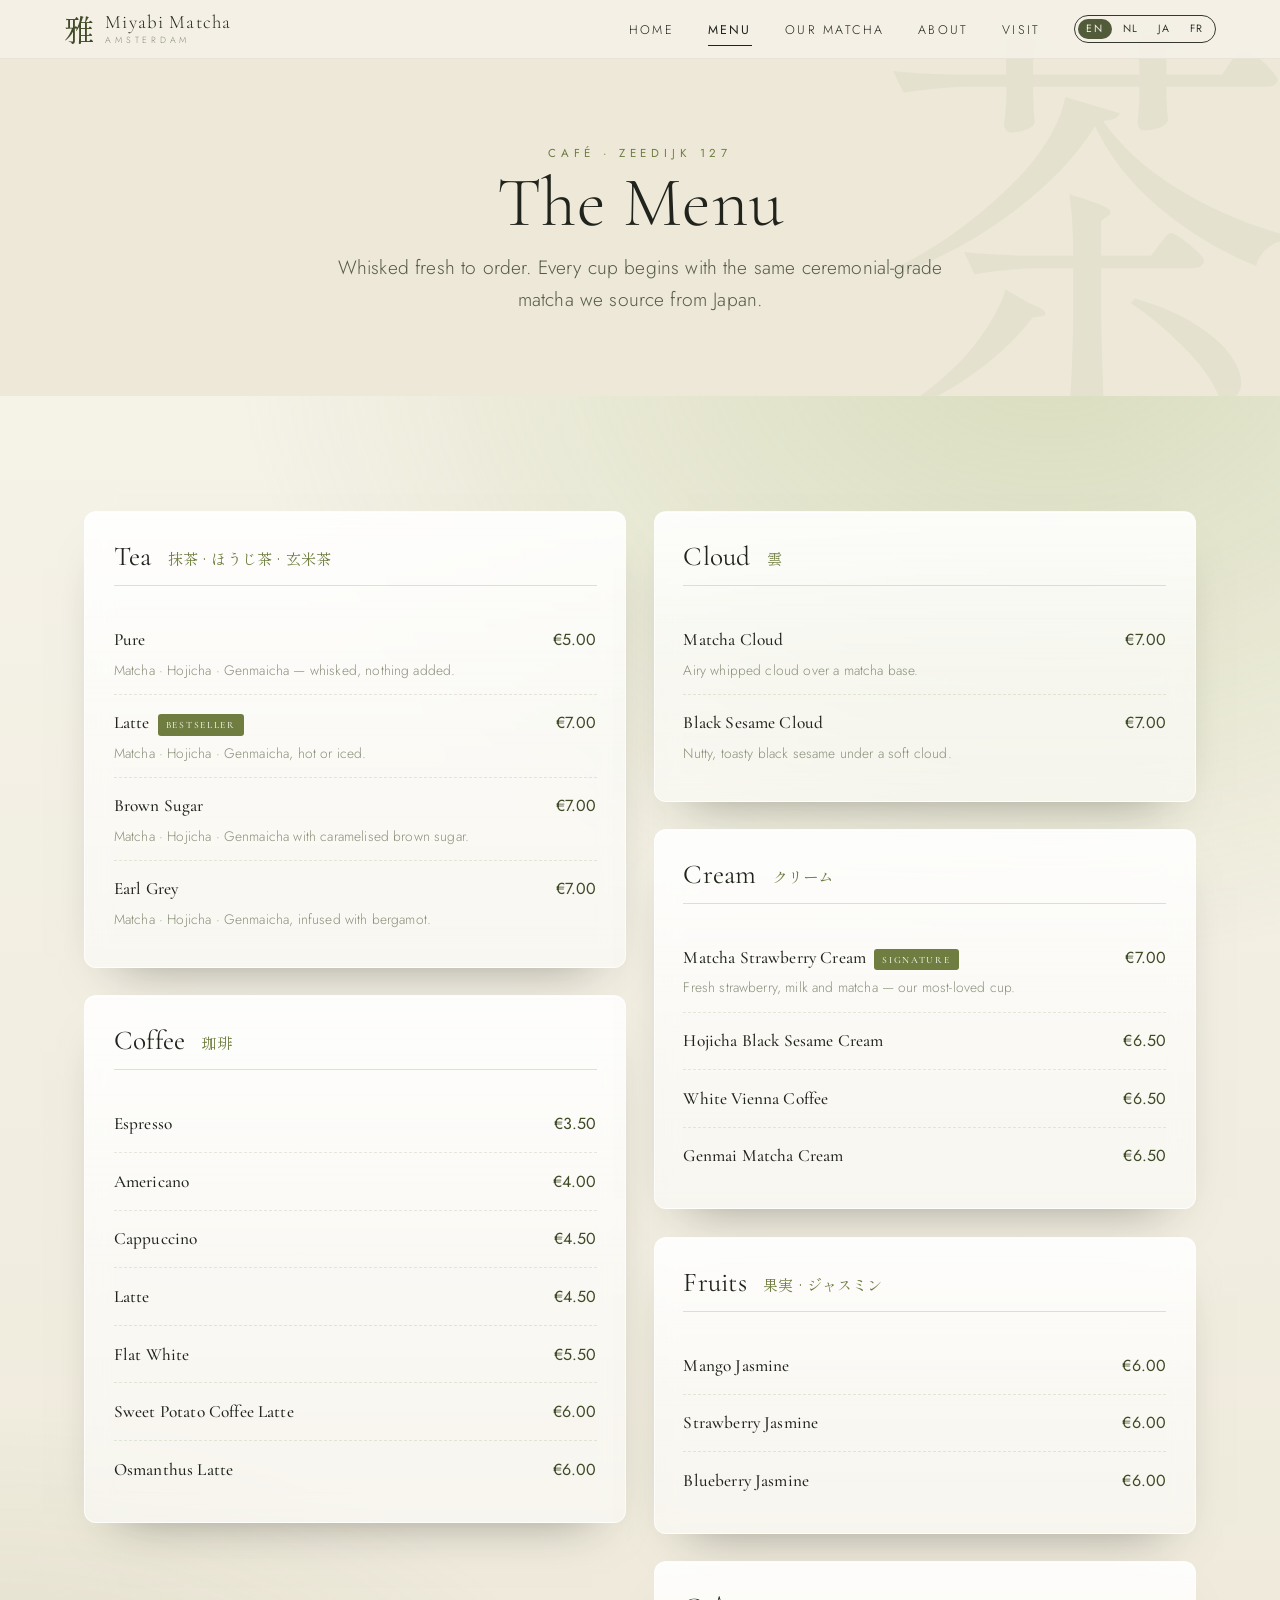
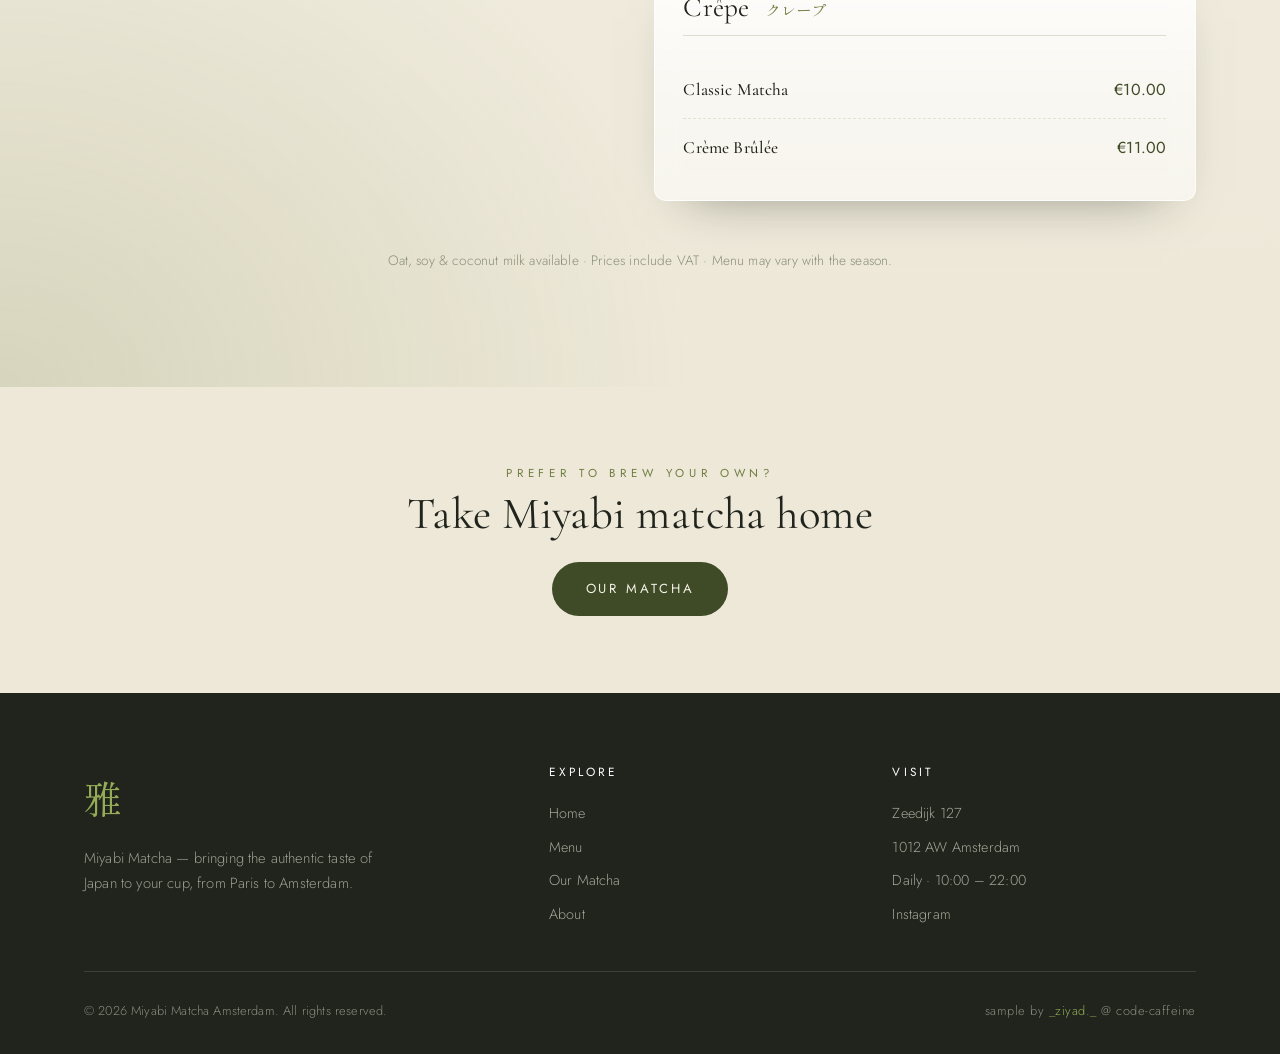
<file: menu.html>
<!DOCTYPE html>
<html lang="en">
<head>
  <meta charset="UTF-8" />
  <meta name="viewport" content="width=device-width, initial-scale=1.0" />
  <title>Menu — Miyabi Matcha Amsterdam</title>
  <meta name="description" content="The Miyabi Matcha menu — matcha, hojicha & genmaicha, coffee, cloud & cream drinks, fruit teas and crêpes. Zeedijk 127, Amsterdam." />
  <link rel="preconnect" href="https://fonts.googleapis.com" />
  <link rel="preconnect" href="https://fonts.gstatic.com" crossorigin />
  <link rel="stylesheet" href="styles.css" />
</head>
<body>

  <!-- ===================== NAV ===================== -->
  <nav class="nav nav--solid">
    <a href="index.html" class="brand">
      <span class="brand__mark">雅</span>
      <span class="brand__txt">
        <span class="brand__name">Miyabi Matcha</span>
        <span class="brand__sub">Amsterdam</span>
      </span>
    </a>
    <ul class="nav__links" id="nav-links">
      <li><a href="index.html" data-i18n="nav.home">Home</a></li>
      <li><a href="menu.html" class="active" data-i18n="nav.menu">Menu</a></li>
      <li><a href="matcha.html" data-i18n="nav.matcha">Our Matcha</a></li>
      <li><a href="about.html" data-i18n="nav.about">About</a></li>
      <li><a href="index.html#visit" data-i18n="nav.visit">Visit</a></li>
      <li class="nav__lang-li">
        <div class="lang" role="group" data-i18n-aria="nav.language" aria-label="Language">
          <button type="button" class="lang__btn" data-lang-option="en" aria-pressed="true">EN</button>
          <button type="button" class="lang__btn" data-lang-option="nl" aria-pressed="false">NL</button>
          <button type="button" class="lang__btn" data-lang-option="ja" aria-pressed="false">JA</button>
          <button type="button" class="lang__btn" data-lang-option="fr" aria-pressed="false">FR</button>
        </div>
      </li>
    </ul>
    <button class="nav__toggle" data-i18n-aria="nav.openMenu" aria-label="Open menu"
            aria-controls="nav-links" aria-expanded="false">
      <span></span><span></span><span></span>
    </button>
  </nav>

  <!-- ===================== PAGE HEAD ===================== -->
  <header class="pagehead">
    <span class="kanji-bg">茶</span>
    <p class="eyebrow" data-i18n="menu.eyebrow">Café · Zeedijk 127</p>
    <h1 data-i18n="menu.h1">The Menu</h1>
    <p class="lead center" data-i18n="menu.lead" style="margin:.6rem auto 0;">Whisked fresh to order. Every cup begins with the same ceremonial-grade matcha we source from Japan.</p>
  </header>

  <!-- ===================== MENU ===================== -->
  <section class="section menu-section">
    <div class="wrap">
      <div class="menu-grid">

        <!-- Column 1 -->
        <div>
          <div class="menu-cat reveal">
            <div class="menu-cat__head">
              <h3 data-i18n="menu.tea">Tea</h3><span class="jp">抹茶 · ほうじ茶 · 玄米茶</span>
            </div>
            <div class="menu-item">
              <span class="menu-item__name" data-i18n="menu.pure">Pure</span>
              <span class="menu-item__price">€5.00</span>
              <span class="menu-item__desc" data-i18n="menu.pureDesc">Matcha · Hojicha · Genmaicha — whisked, nothing added.</span>
            </div>
            <div class="menu-item">
              <span class="menu-item__name">Latte<span class="tag" data-i18n="tag.bestseller">Bestseller</span></span>
              <span class="menu-item__price">€7.00</span>
              <span class="menu-item__desc" data-i18n="menu.latteDesc">Matcha · Hojicha · Genmaicha, hot or iced.</span>
            </div>
            <div class="menu-item">
              <span class="menu-item__name">Brown Sugar</span>
              <span class="menu-item__price">€7.00</span>
              <span class="menu-item__desc" data-i18n="menu.brownDesc">Matcha · Hojicha · Genmaicha with caramelised brown sugar.</span>
            </div>
            <div class="menu-item">
              <span class="menu-item__name">Earl Grey</span>
              <span class="menu-item__price">€7.00</span>
              <span class="menu-item__desc" data-i18n="menu.earlDesc">Matcha · Hojicha · Genmaicha, infused with bergamot.</span>
            </div>
          </div>

          <div class="menu-cat reveal" data-delay="1">
            <div class="menu-cat__head">
              <h3 data-i18n="menu.coffee">Coffee</h3><span class="jp">珈琲</span>
            </div>
            <div class="menu-item">
              <span class="menu-item__name">Espresso</span><span class="menu-item__price">€3.50</span>
            </div>
            <div class="menu-item">
              <span class="menu-item__name">Americano</span><span class="menu-item__price">€4.00</span>
            </div>
            <div class="menu-item">
              <span class="menu-item__name">Cappuccino</span><span class="menu-item__price">€4.50</span>
            </div>
            <div class="menu-item">
              <span class="menu-item__name">Latte</span><span class="menu-item__price">€4.50</span>
            </div>
            <div class="menu-item">
              <span class="menu-item__name">Flat White</span><span class="menu-item__price">€5.50</span>
            </div>
            <div class="menu-item">
              <span class="menu-item__name">Sweet Potato Coffee Latte</span><span class="menu-item__price">€6.00</span>
            </div>
            <div class="menu-item">
              <span class="menu-item__name">Osmanthus Latte</span><span class="menu-item__price">€6.00</span>
            </div>
          </div>
        </div>

        <!-- Column 2 -->
        <div>
          <div class="menu-cat reveal" data-delay="1">
            <div class="menu-cat__head">
              <h3 data-i18n="menu.cloud">Cloud</h3><span class="jp">雲</span>
            </div>
            <div class="menu-item">
              <span class="menu-item__name">Matcha Cloud</span><span class="menu-item__price">€7.00</span>
              <span class="menu-item__desc" data-i18n="menu.cloudMatchaDesc">Airy whipped cloud over a matcha base.</span>
            </div>
            <div class="menu-item">
              <span class="menu-item__name">Black Sesame Cloud</span><span class="menu-item__price">€7.00</span>
              <span class="menu-item__desc" data-i18n="menu.cloudSesameDesc">Nutty, toasty black sesame under a soft cloud.</span>
            </div>
          </div>

          <div class="menu-cat reveal" data-delay="2">
            <div class="menu-cat__head">
              <h3 data-i18n="menu.cream">Cream</h3><span class="jp">クリーム</span>
            </div>
            <div class="menu-item">
              <span class="menu-item__name">Matcha Strawberry Cream<span class="tag" data-i18n="tag.signature">Signature</span></span>
              <span class="menu-item__price">€7.00</span>
              <span class="menu-item__desc" data-i18n="menu.creamStrawDesc">Fresh strawberry, milk and matcha — our most-loved cup.</span>
            </div>
            <div class="menu-item">
              <span class="menu-item__name">Hojicha Black Sesame Cream</span><span class="menu-item__price">€6.50</span>
            </div>
            <div class="menu-item">
              <span class="menu-item__name">White Vienna Coffee</span><span class="menu-item__price">€6.50</span>
            </div>
            <div class="menu-item">
              <span class="menu-item__name">Genmai Matcha Cream</span><span class="menu-item__price">€6.50</span>
            </div>
          </div>

          <div class="menu-cat reveal" data-delay="2">
            <div class="menu-cat__head">
              <h3 data-i18n="menu.fruits">Fruits</h3><span class="jp">果実 · ジャスミン</span>
            </div>
            <div class="menu-item">
              <span class="menu-item__name">Mango Jasmine</span><span class="menu-item__price">€6.00</span>
            </div>
            <div class="menu-item">
              <span class="menu-item__name">Strawberry Jasmine</span><span class="menu-item__price">€6.00</span>
            </div>
            <div class="menu-item">
              <span class="menu-item__name">Blueberry Jasmine</span><span class="menu-item__price">€6.00</span>
            </div>
          </div>

          <div class="menu-cat reveal" data-delay="3">
            <div class="menu-cat__head">
              <h3 data-i18n="menu.crepe">Crêpe</h3><span class="jp">クレープ</span>
            </div>
            <div class="menu-item">
              <span class="menu-item__name">Classic Matcha</span><span class="menu-item__price">€10.00</span>
            </div>
            <div class="menu-item">
              <span class="menu-item__name">Crème Brûlée</span><span class="menu-item__price">€11.00</span>
            </div>
          </div>
        </div>

      </div>
      <p class="menu-note" data-i18n="menu.note">Oat, soy & coconut milk available · Prices include VAT · Menu may vary with the season.</p>
    </div>
  </section>

  <!-- ===================== CTA ===================== -->
  <section class="section--tight bg-cream2">
    <div class="wrap center">
      <p class="eyebrow reveal" data-i18n="menu.cta.eyebrow">Prefer to brew your own?</p>
      <h2 class="reveal" data-delay="1" data-i18n="menu.cta.h2" style="font-size:clamp(1.8rem,4vw,2.8rem);margin:.4rem 0 1.4rem;">Take Miyabi matcha home</h2>
      <a href="matcha.html" class="btn reveal" data-delay="2" data-i18n="menu.cta.btn">Our matcha</a>
    </div>
  </section>

  <!-- ===================== FOOTER ===================== -->
  <footer class="footer">
    <div class="wrap">
      <div class="footer__top">
        <div class="footer__brand">
          <span class="brand__mark kanji">雅</span>
          <p data-i18n="footer.brandText">Miyabi Matcha — bringing the authentic taste of Japan to your cup, from Paris to Amsterdam.</p>
        </div>
        <div class="footer__col">
          <h4 data-i18n="footer.explore">Explore</h4>
          <a href="index.html" data-i18n="nav.home">Home</a>
          <a href="menu.html" data-i18n="nav.menu">Menu</a>
          <a href="matcha.html" data-i18n="nav.matcha">Our Matcha</a>
          <a href="about.html" data-i18n="nav.about">About</a>
        </div>
        <div class="footer__col">
          <h4 data-i18n="footer.visit">Visit</h4>
          <p>Zeedijk 127</p>
          <p>1012 AW Amsterdam</p>
          <p data-i18n="footer.hours">Daily · 10:00 – 22:00</p>
          <a href="https://www.instagram.com/miyabimatcha.amsterdam/" target="_blank" rel="noopener">Instagram</a>
        </div>
      </div>
      <div class="footer__bottom">
        <span data-i18n-html="footer.rights">© <span id="year">2026</span> Miyabi Matcha Amsterdam. All rights reserved.</span>
        <span class="footer__credit">sample by <a href="https://www.instagram.com/_ziyad._/" target="_blank" rel="noopener">_ziyad._</a> @ code-caffeine</span>
      </div>
    </div>
  </footer>

  <script src="i18n.js"></script>
  <script src="script.js"></script>
</body>
</html>
</file>
<file: styles.css>
/* =========================================================
   MIYABI MATCHA — AMSTERDAM
   sample by _ziyad._ @ code-caffeine
   Japanese-minimalist design system
   ========================================================= */

/* ---------- Fonts ---------- */
@import url('https://fonts.googleapis.com/css2?family=Cormorant+Garamond:ital,wght@0,300;0,400;0,500;1,300;1,400&family=Jost:wght@300;400;500&family=Shippori+Mincho:wght@400;500;600&display=swap');

/* ---------- Tokens ---------- */
:root{
  --cream:      #f5f2e8;
  --cream-2:    #ede8d8;
  --paper:      #fbfaf4;
  --ink:        #21241c;
  --ink-soft:   #555a48;
  --ink-faint:  #8a8f7a;
  --matcha:     #6f7d40;
  --matcha-deep:#3f4a26;
  --matcha-bright:#94ab57;
  --line:       #ddd7c5;
  --line-soft:  #e8e3d6;

  --maxw: 1240px;
  --pad:  clamp(1.25rem, 5vw, 5rem);

  --serif: 'Cormorant Garamond', Georgia, serif;
  --mincho:'Shippori Mincho', 'Cormorant Garamond', serif;
  --sans:  'Jost', system-ui, -apple-system, sans-serif;

  --ease: cubic-bezier(.22,.61,.36,1);
  --shadow: 0 18px 50px -28px rgba(33,36,28,.45);
}

/* ---------- Reset ---------- */
*,*::before,*::after{ box-sizing:border-box; margin:0; padding:0; }
html{ scroll-behavior:smooth; -webkit-text-size-adjust:100%; }
body{
  font-family:var(--sans);
  font-weight:300;
  color:var(--ink);
  background:var(--cream);
  line-height:1.7;
  letter-spacing:.01em;
  overflow-x:hidden;
}
img{ display:block; max-width:100%; height:auto; }
a{ color:inherit; text-decoration:none; }
ul{ list-style:none; }
button{ font-family:inherit; cursor:pointer; border:none; background:none; }

/* ---------- Type ---------- */
h1,h2,h3,h4{ font-family:var(--serif); font-weight:400; line-height:1.1; letter-spacing:.01em; }
.kanji{ font-family:var(--mincho); }
.eyebrow{
  font-family:var(--sans);
  font-weight:400;
  text-transform:uppercase;
  letter-spacing:.42em;
  font-size:.72rem;
  color:var(--matcha);
}
.lead{ font-size:clamp(1.05rem,1.6vw,1.2rem); color:var(--ink-soft); max-width:60ch; }

/* ---------- Layout helpers ---------- */
.wrap{ width:100%; max-width:var(--maxw); margin-inline:auto; padding-inline:var(--pad); }
.section{ padding-block:clamp(4.5rem,9vw,8.5rem); }
.section--tight{ padding-block:clamp(3rem,6vw,5rem); }
.bg-paper{ background:var(--paper); }
.bg-cream2{ background:var(--cream-2); }
.bg-ink{ background:var(--matcha-deep); color:#f3f1e6; }
.center{ text-align:center; }
.divider{ width:54px; height:1px; background:var(--matcha); margin:1.4rem 0; }
.center .divider{ margin-inline:auto; }

/* ---------- Buttons ---------- */
.btn{
  display:inline-flex; align-items:center; gap:.6rem;
  font-family:var(--sans); font-weight:400; font-size:.82rem;
  letter-spacing:.22em; text-transform:uppercase;
  padding:1rem 2.1rem; border-radius:999px;
  background:var(--matcha-deep); color:#f3f1e6;
  transition:background .4s var(--ease), transform .4s var(--ease), color .4s var(--ease);
}
.btn:hover{ background:var(--matcha); transform:translateY(-2px); }
.btn--ghost{
  background:transparent; color:var(--ink);
  border:1px solid var(--line);
}
.btn--ghost:hover{ background:var(--ink); color:var(--cream); border-color:var(--ink); }
.btn--light{ background:#f3f1e6; color:var(--matcha-deep); }
.btn--light:hover{ background:#fff; }

/* =========================================================
   NAV
   ========================================================= */
.nav{
  position:fixed; inset:0 0 auto 0; z-index:100;
  display:flex; align-items:center; justify-content:space-between;
  padding:1.1rem var(--pad);
  transition:background .45s var(--ease), padding .45s var(--ease), box-shadow .45s var(--ease);
}
.nav--solid{
  background:rgba(245,242,232,.86);
  backdrop-filter:blur(12px);
  box-shadow:0 1px 0 var(--line-soft);
  padding-block:.8rem;
}
.brand{ display:flex; align-items:center; gap:.7rem; line-height:1; }
.brand__mark{
  font-family:var(--mincho); font-size:1.9rem; color:var(--matcha-deep);
  transition:color .4s var(--ease);
}
.brand__txt{ display:flex; flex-direction:column; gap:.28rem; }
.brand__name{ font-family:var(--serif); font-size:1.18rem; letter-spacing:.06em; line-height:1; }
.brand__sub{
  font-family:var(--sans); font-size:.56rem; letter-spacing:.42em;
  text-transform:uppercase; color:var(--ink-faint); line-height:1;
}
.nav--hero .brand__mark{ color:#f3f1e6; }
.nav--hero .brand__name,
.nav--hero .nav__links a{ color:#f3f1e6; }
.nav--hero .brand__sub{ color:rgba(243,241,230,.7); }
.nav--solid .brand__mark{ color:var(--matcha-deep); }
.nav--solid .brand__name,
.nav--solid .nav__links a{ color:var(--ink); }
.nav--solid .brand__sub{ color:var(--ink-faint); }

.nav__links{ display:flex; align-items:center; gap:2.1rem; }
.nav__links a{
  font-family:var(--sans); font-size:.78rem; letter-spacing:.18em;
  text-transform:uppercase; position:relative; padding-block:.4rem;
  transition:opacity .3s var(--ease);
}
.nav__links a::after{
  content:""; position:absolute; left:0; bottom:0; width:0; height:1px;
  background:currentColor; transition:width .4s var(--ease);
}
.nav__links a:hover::after,
.nav__links a.active::after{ width:100%; }
.nav__links a.active{ font-weight:400; }

.nav__toggle{ display:none; width:30px; height:18px; position:relative; z-index:110; }
.nav__toggle span{
  position:absolute; left:0; height:1.5px; width:100%; background:currentColor;
  transition:transform .4s var(--ease), opacity .3s var(--ease);
}
.nav__toggle span:nth-child(1){ top:0; }
.nav__toggle span:nth-child(2){ top:8px; }
.nav__toggle span:nth-child(3){ top:16px; }
.nav--hero .nav__toggle{ color:#f3f1e6; }
.nav--solid .nav__toggle{ color:var(--ink); }
.nav__toggle:focus-visible{ outline:2px solid var(--matcha-bright); outline-offset:6px; border-radius:2px; }

/* ---------- Language switcher ---------- */
.nav__lang-li{ display:flex; }
.lang{
  display:inline-flex; align-items:center; gap:.15rem;
  border:1px solid currentColor; border-radius:999px; padding:.18rem;
  opacity:.9;
}
.lang__btn{
  font-family:var(--sans); font-size:.66rem; font-weight:400;
  letter-spacing:.12em; text-transform:uppercase; color:inherit;
  padding:.32rem .54rem; border-radius:999px; line-height:1;
  transition:background .3s var(--ease), color .3s var(--ease);
}
.nav--hero .lang__btn.is-active{ color:var(--matcha-deep); background:#f3f1e6; }
.nav--solid .lang__btn.is-active{ color:#f3f1e6; background:var(--matcha-deep); }
.lang__btn:hover{ opacity:1; }
.lang__btn:focus-visible{ outline:2px solid var(--matcha-bright); outline-offset:2px; }

/* =========================================================
   HERO
   ========================================================= */
.hero{
  position:relative; min-height:100svh;
  display:flex; align-items:safe center;
  /* reserve room for the fixed nav up top so hero content can never rise
     into it; `safe center` keeps a tall content block pinned below the
     padding instead of bleeding upward past it on short/narrow screens */
  padding-top:clamp(6rem, 14vh, 8rem); padding-bottom:clamp(3rem, 8vh, 5rem);
  color:#f6f4ea; overflow:hidden;
}
.hero__media{ position:absolute; inset:0; z-index:0; }
.hero__media img{
  width:100%; height:100%; object-fit:cover; object-position:center;
}
/* fallback gradient if image absent */
.hero__media{
  background:
    radial-gradient(120% 90% at 70% 20%, #9aad5a 0%, #6f7d40 38%, #3f4a26 78%, #2c331c 100%);
}
@keyframes kenburns{
  from{ transform:scale(1.04) translate(0,0); }
  to{   transform:scale(1.16) translate(-1.5%,-2%); }
}
.hero__scrim{
  position:absolute; inset:0; z-index:1;
  background:linear-gradient(180deg, rgba(20,24,15,.55) 0%, rgba(20,24,15,.18) 38%, rgba(20,24,15,.62) 100%);
}
.hero__inner{ position:relative; z-index:2; width:100%; }
.hero__mark{
  font-family:var(--mincho); font-size:clamp(3rem,9vw,6.5rem);
  line-height:1; opacity:.95; margin-bottom:.4rem;
}
.hero h1{
  font-size:clamp(2.6rem,7vw,5.4rem); font-weight:300;
  max-width:16ch; margin-bottom:1.4rem; text-shadow:0 2px 30px rgba(0,0,0,.25);
}
.hero h1 em{ font-style:italic; }
.hero__sub{
  font-size:clamp(1rem,1.7vw,1.25rem); font-weight:300;
  max-width:46ch; color:rgba(246,244,234,.92); margin-bottom:2.3rem;
}
.hero__cta{ display:flex; flex-wrap:wrap; gap:1rem; }
.hero__scroll{
  position:absolute; left:50%; bottom:2rem; transform:translateX(-50%);
  z-index:2; font-size:.66rem; letter-spacing:.4em; text-transform:uppercase;
  display:flex; flex-direction:column; align-items:center; gap:.7rem;
  color:rgba(246,244,234,.8);
}
.hero__scroll span{ width:1px; height:42px; background:linear-gradient(rgba(246,244,234,.8),transparent); animation:pulse 2.4s var(--ease) infinite; }
@keyframes pulse{ 0%,100%{ transform:scaleY(.5); opacity:.4; } 50%{ transform:scaleY(1); opacity:1; } }

/* =========================================================
   PAGE HEADER (interior pages)
   ========================================================= */
.pagehead{
  position:relative; padding-top:clamp(8rem,16vh,11rem); padding-bottom:clamp(3rem,7vw,5rem);
  text-align:center; background:var(--cream-2); overflow:hidden;
}
.pagehead .kanji-bg{
  position:absolute; right:-2%; top:50%; transform:translateY(-50%);
  font-family:var(--mincho); font-size:clamp(14rem,34vw,30rem);
  color:rgba(111,125,64,.06); line-height:1; pointer-events:none; user-select:none;
}
.pagehead h1{ font-size:clamp(2.6rem,6vw,4.4rem); font-weight:300; position:relative; }
.pagehead p{ position:relative; }

/* =========================================================
   SPLIT / FEATURE BLOCKS
   ========================================================= */
.split{
  display:grid; grid-template-columns:1fr 1fr; gap:clamp(2rem,5vw,5rem);
  align-items:center;
}
.split--reverse .split__media{ order:2; }
.split__media{
  position:relative; aspect-ratio:4/5; border-radius:4px; overflow:hidden;
  background:linear-gradient(135deg,#cdd6ad,#8fa756); box-shadow:var(--shadow);
}
.split__media img{ width:100%; height:100%; object-fit:cover; transition:transform 1.4s var(--ease); }
.split__media:hover img{ transform:scale(1.05); }
.split__media--wide{ aspect-ratio:1/1; }
.split__body h2{ font-size:clamp(2rem,3.6vw,3.1rem); margin-bottom:.3rem; }
.split__num{
  font-family:var(--sans); font-weight:400; font-size:.72rem; letter-spacing:.28em;
  text-transform:uppercase; color:var(--matcha); margin-bottom:.7rem;
}
.split__body p + p{ margin-top:1rem; }
.split__body .btn{ margin-top:2rem; }

/* =========================================================
   QUOTE / PHILOSOPHY band
   ========================================================= */
.quote{ text-align:center; }
.quote p{
  font-family:var(--serif); font-style:italic; font-weight:300;
  font-size:clamp(1.5rem,3.4vw,2.5rem); line-height:1.45; max-width:24ch; margin-inline:auto;
}
.bg-ink .eyebrow{ color:var(--matcha-bright); }
.bg-ink .divider{ background:var(--matcha-bright); }

/* =========================================================
   MENU
   ========================================================= */
.menu-grid{ display:grid; grid-template-columns:1fr 1fr; gap:clamp(2.5rem,6vw,6rem); }
.menu-cat{ margin-bottom:3rem; }
.menu-cat:last-child{ margin-bottom:0; }
.menu-cat__head{
  display:flex; align-items:baseline; gap:1rem; margin-bottom:1.6rem;
  padding-bottom:.8rem; border-bottom:1px solid var(--line);
}
.menu-cat__head h3{ font-size:1.7rem; }
.menu-cat__head .jp{ font-family:var(--mincho); color:var(--matcha); font-size:.95rem; }
.menu-item{
  display:grid; grid-template-columns:1fr auto; gap:.3rem 1rem;
  align-items:baseline; padding:.85rem 0; border-bottom:1px dashed var(--line-soft);
}
.menu-item:last-child{ border-bottom:none; }
.menu-item__name{ font-size:1.08rem; font-family:var(--serif); font-weight:500; }
.menu-item__price{ font-family:var(--sans); font-weight:400; color:var(--matcha-deep); white-space:nowrap; }
.menu-item__desc{ grid-column:1/2; font-size:.86rem; color:var(--ink-faint); line-height:1.5; }
.menu-item .tag{
  display:inline-block; font-size:.6rem; letter-spacing:.18em; text-transform:uppercase;
  background:var(--matcha); color:#f3f1e6; padding:.15rem .5rem; border-radius:3px; margin-left:.5rem;
  vertical-align:middle;
}
.menu-note{ text-align:center; color:var(--ink-faint); font-size:.85rem; margin-top:3rem; }

/* =========================================================
   PRODUCT CARDS (DIY matcha)
   ========================================================= */
.cards{ display:grid; grid-template-columns:repeat(3,1fr); gap:clamp(1.5rem,3vw,2.5rem); }
.card{
  background:var(--paper); border:1px solid var(--line-soft); border-radius:6px; overflow:hidden;
  display:flex; flex-direction:column; transition:transform .5s var(--ease), box-shadow .5s var(--ease);
}
.card:hover{ transform:translateY(-6px); box-shadow:var(--shadow); }
.card__media{ aspect-ratio:1/1; background:linear-gradient(135deg,#cdd6ad,#7e944b); overflow:hidden; }
.card__media img{ width:100%; height:100%; object-fit:cover; }
.card__body{ padding:1.6rem 1.5rem 1.8rem; display:flex; flex-direction:column; flex:1; }
.card__kicker{ font-size:.62rem; letter-spacing:.24em; text-transform:uppercase; color:var(--matcha); margin-bottom:.5rem; }
.card__title{ font-size:1.5rem; margin-bottom:.4rem; }
.card__desc{ font-size:.9rem; color:var(--ink-soft); flex:1; }
.card__foot{ display:flex; align-items:center; justify-content:space-between; margin-top:1.4rem; }
.card__price{ font-family:var(--serif); font-size:1.4rem; }
.card__price small{ font-size:.7rem; color:var(--ink-faint); }

/* =========================================================
   GALLERY strip
   ========================================================= */
.gallery{ display:grid; grid-template-columns:repeat(4,1fr); gap:.6rem; }
.gallery figure{ aspect-ratio:1/1; overflow:hidden; background:linear-gradient(135deg,#cdd6ad,#7e944b); }
.gallery img{ width:100%; height:100%; object-fit:cover; transition:transform 1s var(--ease); }
.gallery figure:hover img{ transform:scale(1.08); }

/* =========================================================
   FEATURED CAROUSEL (rotating menu picks)
   ========================================================= */
.feature-frame{
  position:relative; aspect-ratio:4/5; border-radius:4px; overflow:hidden;
  box-shadow:var(--shadow); background:linear-gradient(135deg,#cdd6ad,#7e944b);
}
.feature-slide{ position:absolute; inset:0; opacity:0; transition:opacity 1.1s var(--ease); }
.feature-slide.active{ opacity:1; }
.feature-slide img{ width:100%; height:100%; object-fit:cover; }
.feature-slide::after{
  content:""; position:absolute; inset:0;
  background:linear-gradient(180deg, transparent 42%, rgba(18,22,12,.78) 100%);
}
.feature-tag{
  position:absolute; top:1.1rem; left:1.1rem; z-index:3;
  font-size:.6rem; letter-spacing:.22em; text-transform:uppercase;
  background:rgba(246,244,234,.92); color:var(--matcha-deep);
  padding:.4rem .75rem; border-radius:3px;
}
.feature-cap{ position:absolute; left:1.5rem; bottom:1.4rem; z-index:3; color:#f6f4ea; }
.feature-cap .nm{ font-family:var(--serif); font-size:1.6rem; line-height:1.1; }
.feature-cap .pr{ display:block; margin-top:.25rem; font-family:var(--sans); font-weight:400; letter-spacing:.05em; opacity:.92; }
.feature-dots{ position:absolute; right:1.3rem; bottom:1.6rem; z-index:3; display:flex; gap:.45rem; }
.feature-dots i{ width:7px; height:7px; border-radius:50%; background:rgba(246,244,234,.45); transition:background .4s var(--ease); }
.feature-dots i.on{ background:#f6f4ea; }

/* =========================================================
   REVIEWS (rotating 5★)
   ========================================================= */
.reviews{ display:grid; max-width:62ch; margin:2.4rem auto 2.6rem; }
.review{
  grid-area:1/1; opacity:0; transition:opacity .9s var(--ease);
  display:flex; flex-direction:column; align-items:center; text-align:center; pointer-events:none;
}
.review.active{ opacity:1; pointer-events:auto; }
.review__stars{ color:var(--matcha-bright); letter-spacing:.28em; font-size:1rem; margin-bottom:1rem; }
.review__txt{
  font-family:var(--serif); font-style:italic; font-weight:400;
  font-size:clamp(1.2rem,2.4vw,1.7rem); line-height:1.45; color:var(--ink);
}
.review__by{ margin-top:1rem; font-family:var(--sans); font-size:.72rem; letter-spacing:.24em; text-transform:uppercase; color:var(--ink-faint); }

/* =========================================================
   SINGLE PRODUCT PLUG
   ========================================================= */
.plug{
  display:grid; grid-template-columns:1.05fr 1fr; align-items:stretch;
  border-radius:8px; overflow:hidden; box-shadow:var(--shadow); background:var(--paper);
  border:1px solid var(--line-soft);
}
.plug__media{ background:linear-gradient(135deg,#cdd6ad,#7e944b); min-height:340px; overflow:hidden; }
.plug__media img{ width:100%; height:100%; object-fit:cover; transition:transform 1.4s var(--ease); }
.plug:hover .plug__media img{ transform:scale(1.05); }
.plug__body{ padding:clamp(2rem,4vw,3.6rem); display:flex; flex-direction:column; justify-content:center; }
.plug__body h3{ font-size:clamp(1.8rem,3.4vw,2.6rem); margin:.3rem 0 .2rem; }
.plug__price{ font-family:var(--serif); font-size:1.3rem; color:var(--matcha-deep); margin-bottom:1rem; }
.plug__body .btn{ margin-top:1.6rem; align-self:flex-start; }

/* =========================================================
   GLOSSY MENU
   ========================================================= */
.menu-section{
  background:
    radial-gradient(110% 70% at 82% -5%, rgba(148,171,87,.30), transparent 58%),
    radial-gradient(90% 60% at 0% 100%, rgba(111,125,64,.18), transparent 60%),
    linear-gradient(180deg, var(--cream) 0%, var(--cream-2) 100%);
}
.menu-grid{ align-items:start; gap:1.7rem; }
.menu-cat{
  position:relative; overflow:hidden; margin-bottom:1.7rem;
  border-radius:12px; padding:1.9rem 1.8rem 1.5rem;
  background:linear-gradient(180deg, rgba(255,255,255,.78), rgba(255,255,255,.52));
  -webkit-backdrop-filter:blur(12px); backdrop-filter:blur(12px);
  border:1px solid rgba(255,255,255,.65);
  box-shadow:
    inset 0 1px 0 rgba(255,255,255,.85),
    0 24px 50px -34px rgba(33,36,28,.55);
}
.menu-cat::before{
  content:""; position:absolute; inset:0 0 auto 0; height:52%;
  background:linear-gradient(180deg, rgba(255,255,255,.5), transparent);
  pointer-events:none;
}
.menu-cat:last-child{ margin-bottom:0; }
.menu-cat__head{ position:relative; border-bottom:1px solid rgba(111,125,64,.22); }
.menu-item{ position:relative; border-bottom:1px dashed rgba(111,125,64,.16); }
.menu-item:last-child{ border-bottom:none; }

/* =========================================================
   LOCATION / MAP
   ========================================================= */
.locate{ display:grid; grid-template-columns:1fr 1.15fr; min-height:520px; }
.locate__info{
  background:var(--matcha-deep); color:#eef0e2;
  padding:clamp(2.5rem,5vw,4.5rem); display:flex; flex-direction:column; justify-content:center;
}
.locate__info .eyebrow{ color:var(--matcha-bright); }
.locate__info h2{ font-size:clamp(2.2rem,4vw,3.4rem); margin:.4rem 0 1.4rem; color:#f6f4ea; }
.locate__row{ display:flex; gap:1rem; padding:1.05rem 0; border-top:1px solid rgba(246,244,234,.18); }
.locate__row:last-of-type{ border-bottom:1px solid rgba(246,244,234,.18); }
.locate__row .ic{ flex:none; width:22px; color:var(--matcha-bright); font-size:1.05rem; line-height:1.5; }
.locate__row strong{ font-weight:500; display:block; font-family:var(--serif); font-size:1.15rem; letter-spacing:.02em; }
.locate__row span{ color:rgba(238,240,226,.78); font-size:.92rem; }
.locate__socials{ display:flex; gap:.8rem; margin-top:1.8rem; }
.locate__socials a{
  display:inline-flex; align-items:center; gap:.5rem;
  border:1px solid rgba(246,244,234,.3); border-radius:999px; padding:.6rem 1.2rem;
  font-size:.74rem; letter-spacing:.16em; text-transform:uppercase;
  transition:background .4s var(--ease), color .4s var(--ease);
}
.locate__socials a:hover{ background:#f6f4ea; color:var(--matcha-deep); }
.locate__map{ position:relative; min-height:380px; background:var(--cream-2); }
.locate__map iframe{ position:absolute; inset:0; width:100%; height:100%; border:0; filter:grayscale(.25) contrast(1.02); }

/* =========================================================
   FOOTER
   ========================================================= */
.footer{ background:var(--ink); color:#cfd1c2; padding:clamp(3rem,6vw,4.5rem) 0 2rem; }
.footer__top{ display:grid; grid-template-columns:1.4fr 1fr 1fr; gap:2.5rem; padding-bottom:2.5rem; border-bottom:1px solid rgba(207,209,194,.16); }
.footer__brand .brand__mark{ color:var(--matcha-bright); font-size:2.4rem; }
.footer__brand p{ color:rgba(207,209,194,.7); max-width:34ch; margin-top:1rem; font-size:.92rem; }
.footer h4{ font-family:var(--sans); font-weight:400; font-size:.74rem; letter-spacing:.26em; text-transform:uppercase; color:#fff; margin-bottom:1.2rem; }
.footer__col a, .footer__col p{ display:block; color:rgba(207,209,194,.75); font-size:.9rem; padding:.28rem 0; transition:color .3s var(--ease); }
.footer__col a:hover{ color:#fff; }
.footer__bottom{
  display:flex; flex-wrap:wrap; gap:1rem; justify-content:space-between; align-items:center;
  padding-top:1.8rem; font-size:.8rem; color:rgba(207,209,194,.6);
}
.footer__bottom a{ color:var(--matcha-bright); }
.footer__credit{ letter-spacing:.04em; }

/* =========================================================
   REVEAL animations
   ========================================================= */
.reveal{ opacity:0; transform:translateY(26px); transition:opacity 1s var(--ease), transform 1s var(--ease); }
.reveal.in{ opacity:1; transform:none; }
.reveal[data-delay="1"]{ transition-delay:.1s; }
.reveal[data-delay="2"]{ transition-delay:.22s; }
.reveal[data-delay="3"]{ transition-delay:.34s; }
@media (prefers-reduced-motion:reduce){
  .reveal{ opacity:1; transform:none; transition:none; }
  .hero__media img{ animation:none; }
  html{ scroll-behavior:auto; }
}

/* =========================================================
   RESPONSIVE
   ========================================================= */
@media (max-width:900px){
  .nav__links{
    position:fixed; inset:0; flex-direction:column;
    align-items:center; justify-content:center; justify-content:safe center;
    gap:.4rem; background:rgba(245,242,232,.98);
    -webkit-backdrop-filter:blur(10px); backdrop-filter:blur(10px);
    transform:translateX(100%); transition:transform .45s var(--ease);
    padding:calc(env(safe-area-inset-top) + 5rem) 1.5rem calc(env(safe-area-inset-bottom) + 2.5rem);
    overflow-y:auto; -webkit-overflow-scrolling:touch; visibility:hidden;
  }
  .nav__links.open{ transform:translateX(0); visibility:visible; }
  /* While open, drop the nav's backdrop-filter — otherwise it becomes the
     containing block for the fixed overlay and the menu collapses to nav height. */
  .nav.menu-open{
    background:transparent; box-shadow:none;
    -webkit-backdrop-filter:none; backdrop-filter:none;
  }
  .nav__links li{ width:100%; max-width:340px; }
  .nav__links a{
    color:var(--ink) !important; font-size:1.35rem; letter-spacing:.06em;
    display:block; width:100%; text-align:center; padding:.85rem 1rem;
    border-bottom:1px solid var(--line-soft);
  }
  .nav__links a::after{ display:none; }
  .nav__toggle{ display:block; }
  .nav__links.open ~ .nav__toggle,
  .nav.menu-open .nav__toggle{ color:var(--ink); }
  .nav.menu-open .nav__toggle span:nth-child(1){ transform:translateY(8px) rotate(45deg); }
  .nav.menu-open .nav__toggle span:nth-child(2){ opacity:0; }
  .nav.menu-open .nav__toggle span:nth-child(3){ transform:translateY(-8px) rotate(-45deg); }

  /* language switcher inside the mobile overlay */
  .nav__lang-li{ justify-content:center; margin-top:1.4rem; }
  .nav__links .lang{ border-color:var(--line); padding:.28rem; gap:.25rem; }
  .nav__links .lang__btn{ font-size:.82rem; padding:.6rem .95rem; color:var(--ink); }
  .nav__links .lang__btn.is-active{ color:#f3f1e6 !important; background:var(--matcha-deep); }

  .split{ grid-template-columns:1fr; gap:2rem; }
  .split--reverse .split__media{ order:0; }
  .split__media{ aspect-ratio:4/3; }
  .feature-frame{ aspect-ratio:4/3; max-width:520px; }
  .plug{ grid-template-columns:1fr; }
  .plug__media{ min-height:0; aspect-ratio:4/3; }
  .menu-grid{ grid-template-columns:1fr; }
  .cards{ grid-template-columns:1fr; max-width:420px; margin-inline:auto; }
  .gallery{ grid-template-columns:repeat(2,1fr); }
  .locate{ grid-template-columns:1fr; }
  .locate__map{ min-height:360px; order:2; }
  .footer__top{ grid-template-columns:1fr 1fr; }
  .footer__brand{ grid-column:1/-1; }
}
@media (max-width:520px){
  .gallery{ grid-template-columns:repeat(2,1fr); }
  .footer__top{ grid-template-columns:1fr; }
  .hero__cta{ flex-direction:column; align-items:flex-start; }
  .hero__cta .btn{ width:100%; justify-content:center; }
}
</file>
